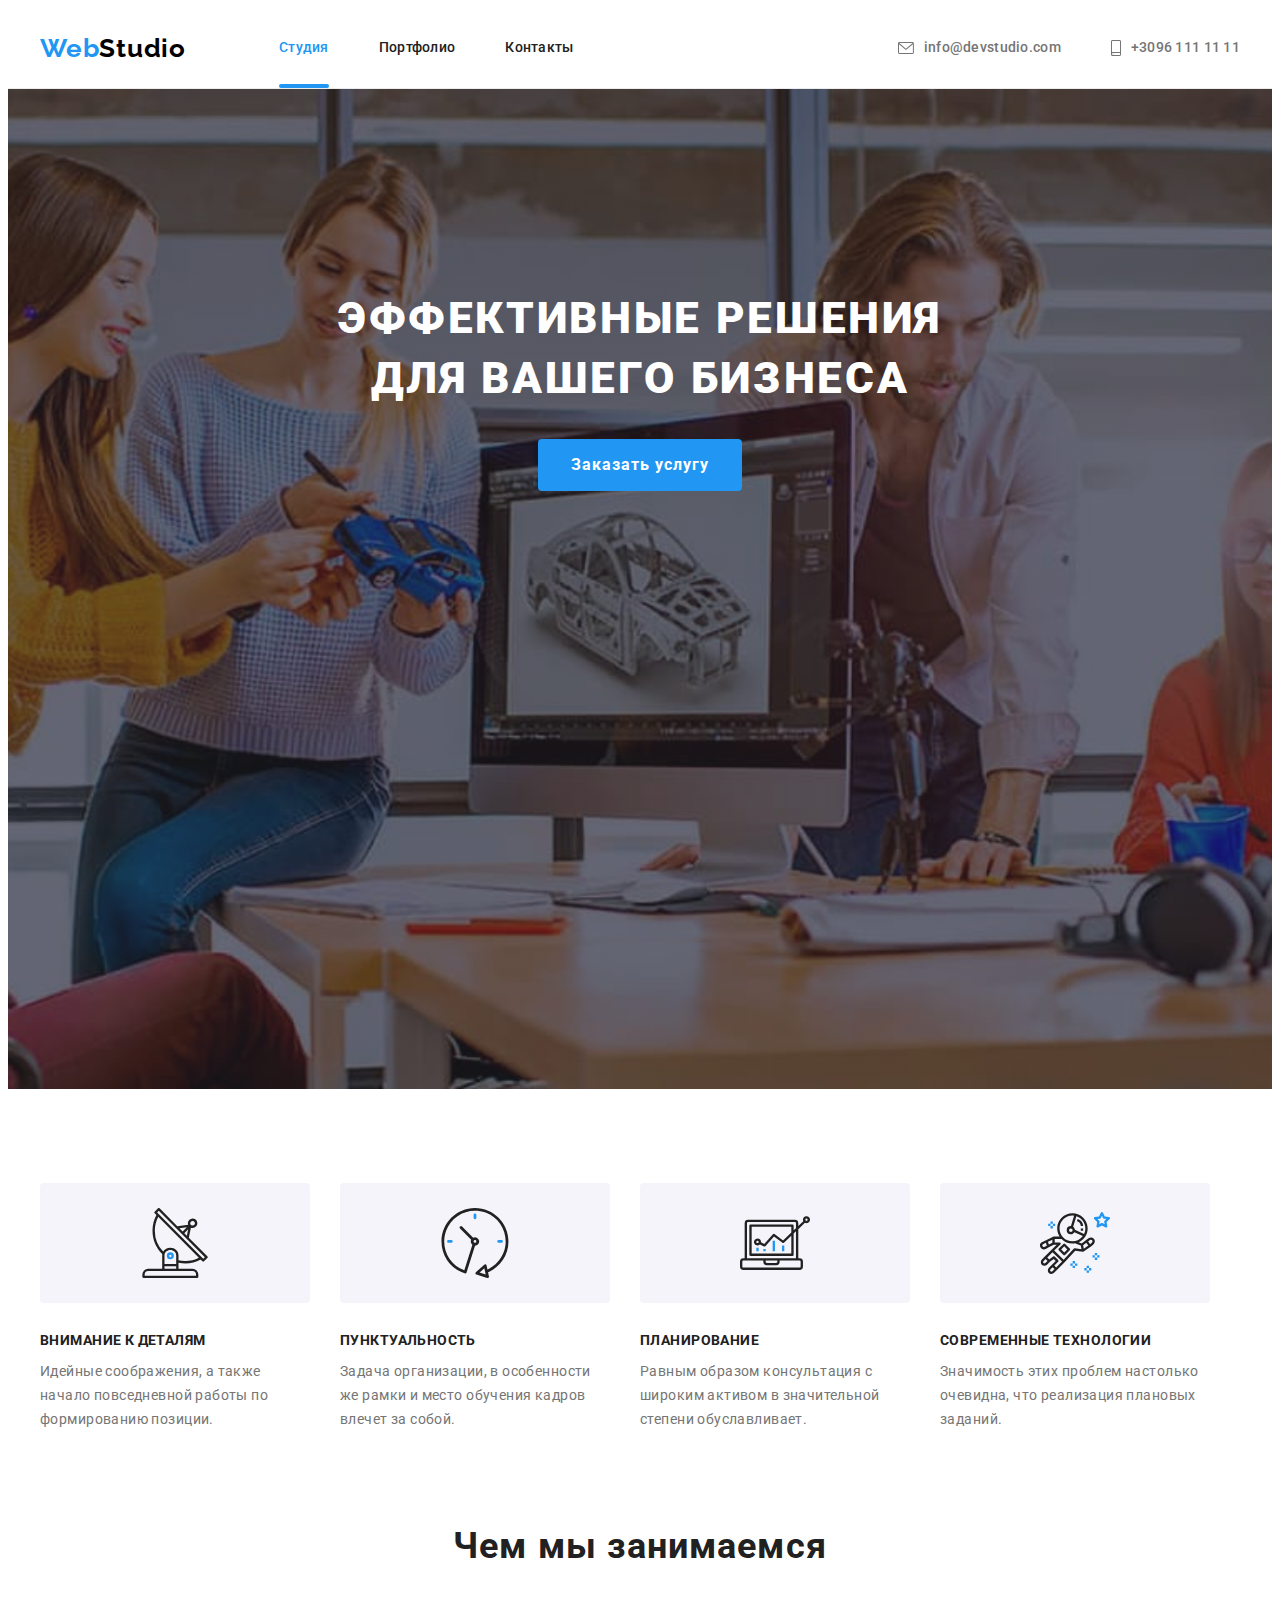
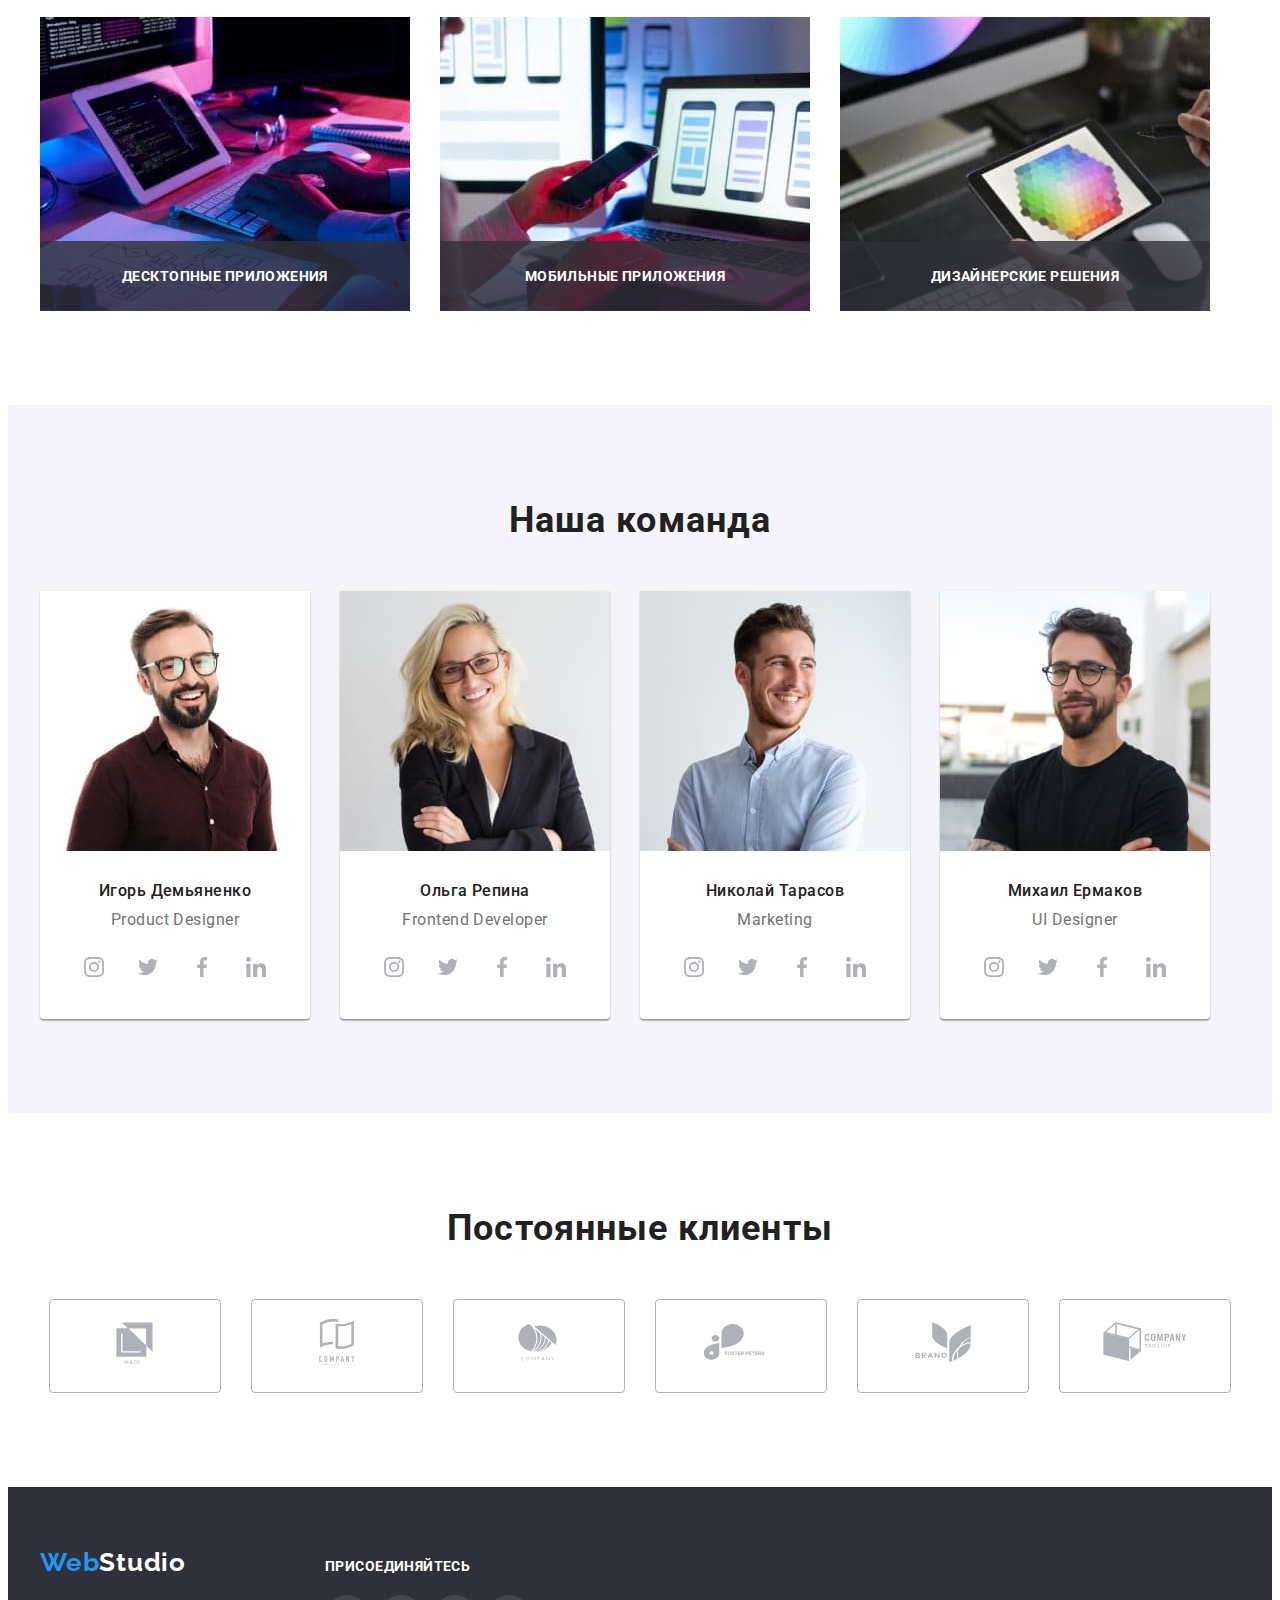
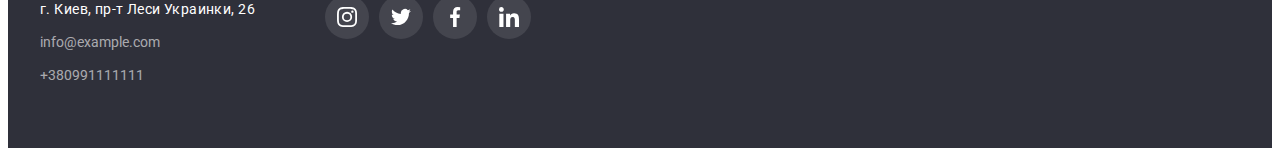
<file: index.html>
<!DOCTYPE html>
<html lang="ru">
  <head>
    <meta charset="UTF-8" />
    <meta http-equiv="X-UA-Compatible" content="IE=edge" />
    <meta name="viewport" content="width=device-width, initial-scale=1.0" />
    <title>Homework-four</title>
    <link
      rel="stylesheet"
      href="https://cdnjs.cloudflare.com/ajax/libs/modern-normalize/1.1.0/modern-normalize.min.css"
      integrity="sha512-wpPYUAdjBVSE4KJnH1VR1HeZfpl1ub8YT/NKx4PuQ5NmX2tKuGu6U/JRp5y+Y8XG2tV+wKQpNHVUX03MfMFn9Q=="
      crossorigin="anonymous"
      referrerpolicy="no-referrer"
    />
    <link rel="preconnect" href="https://fonts.googleapis.com" />
    <link rel="preconnect" href="https://fonts.gstatic.com" crossorigin />
    <link
      href="https://fonts.googleapis.com/css2?family=Raleway:wght@700&family=Roboto:wght@400;500;700&display=swap"
      rel="stylesheet"
    />
    <link rel="stylesheet" href="./css/styles.css" />
  </head>

  <body class="body">

        <!-- SITE HEADER -->

    <header class="header">
      <div class="container header-container">
        <nav class="nav">
          <a href="./index.html" class="header-nav-logo link"><span class="logo-accent">Web</span>Studio</a>
          <ul class="header-nav-list list">
            <li class="header-nav-list-item">
              <a href="./index.html" class="header-nav-list-link link current hover-underline">Студия</a></li>
            <li class="header-nav-list-item">
              <a href="./portfolio.html" class="header-nav-list-link link">Портфолио</a></li>
            <li class="header-nav-list-item">
              <a href="" class="header-nav-list-link link">Контакты</a></li>
          </ul>
        </nav>

        <ul class="header-kontakts-list list">

          <li class="header-kontakts-list-item">
            <a href="mailto:info@devstudio.com" class="header-kontakts-list-mail link">
              
              <svg class="icon icon-header-kontakts" width="16" height="12">
                <use href="./images/icons.svg#envelope"></use>
              </svg>
              
              info@devstudio.com</a>          
          </li>

          <li class="header-kontakts-list-item">
            <a href="tel:+30961111111" class="header-kontakts-list-tel link">
              
              <svg class="icon icon-header-kontakts" width="10" height="16">
                <use href="./images/icons.svg#smartphone"></use>
              </svg>
              
              +3096 111 11 11</a>
          </li>

        </ul>
      </div>
    </header>

    <main>
      <!-- Секция-Герой -->
      <section class="section-hero section overlay">
        <div class="container hero-container">
          <h1 class="section-hero-title">Эффективные решения для вашего бизнеса</h1>
          <button type="button" class="section-hero-button button primary" data-modal-open>Заказать услугу</button>
        </div>
      </section>

      <!-- Преимущества компании -->
      <section class="section-benefits section">
        <div class="container benefits-container">
          <h2 class="section-title visually-hidden">Наши преимущества</h2>
          <ul class="section-benefits-list list">

            <li class="section-benefits-list-item">
              <div class="benefits-icon">
                <svg class="icon" width="70" height="70">
                  <use href="./images/icons.svg#antenna"></use>
                </svg>
              </div>
              <h3 class="section-benefits-list-title title">Внимание к деталям</h3>
              <p class="section-benefits-list-text text">
                Идейные соображения, а также начало повседневной работы по формированию позиции.
              </p>
            </li>

            <li class="section-benefits-list-item">
              <div class="benefits-icon">
                <svg class="icon" width="70" height="70">
                  <use href="./images/icons.svg#clock"></use>
                </svg>
              </div>
              <h3 class="section-benefits-list-title title">Пунктуальность</h3>
              <p class="section-benefits-list-text text">
                Задача организации, в особенности же рамки и место обучения кадров влечет за собой.
              </p>
            </li>

            <li class="section-benefits-list-item">
              <div class="benefits-icon">
                <svg class="icon" width="70" height="70">
                  <use href="./images/icons.svg#diagram"></use>
                </svg>
              </div>
              <h3 class="section-benefits-list-title title">Планирование</h3>
              <p class="section-benefits-list-text text">
                Равным образом консультация с широким активом в значительной степени обуславливает.
              </p>
            </li>

            <li class="section-benefits-list-item">
              <div class="benefits-icon">
                <svg class="icon" width="70" height="70">
                  <use href="./images/icons.svg#astronaut"></use>
                </svg>
              </div>               
              <h3 class="section-benefits-list-title title">Современные технологии</h3>
              <p class="section-benefits-list-text text">
                Значимость этих проблем настолько очевидна, что реализация плановых заданий.
              </p>
            </li>

          </ul>
        </div>
      </section>

      <!-- Услуги компании -->
      <section class="section-services section">
        <div class="container services-container">
          <h2 class="section-services-title section-title">Чем мы занимаемся</h2>

          <ul class="section-services-list list">
            <li class="section-services-list-item">
              
              <div class="services-position">
                <img
                  class="foto"
                  src="./images/desktop-applications.jpg"
                  alt="Разработка десктопных приложений"
                  width="370"
                />

                <div class="services-list-text-position">
                  <p class="services-list-text text">Десктопные приложения</p>
                </div>

              </div>

            </li>

            <li class="section-services-list-item">

              <div class="services-position">

                  <img
                    class="foto"
                    src="./images/mobile-applications.jpg"
                    alt="Разработка мобильных приложений"
                    width="370"
                  />

                  <div class="services-list-text-position">
                    <p class="services-list-text text">Мобильные приложения</p>
                  </div>
              
              </div>

            </li>

            <li class="section-services-list-item">

                <div class="services-position">

                  <img
                    class="foto"
                    src="./images/design-solutions.jpg"
                    alt="Дизайнерские решения"
                    width="370"
                  />

                  <div class="services-list-text-position">
                    <p class="services-list-text text">Дизайнерские решения</p>
                  </div>

                </div>
            </li>

          </ul>
        </div>
      </section>

      <!-- Команда компании-->
      <section class="section-team section">
        <div class="container team-container">
          <h2 class="section-team-title section-title">Наша команда</h2>
          
          <ul class="section-team-list list">
            <li class="team-image section-team-list-item">
              <img
                class="foto"
                src="./images/demyanenko.jpg"
                alt="Фото Игоря Демьяненко"
                width="270"
              />
              <div class="team-inscription">
                <h3 class="section-team-list-title title">Игорь Демьяненко</h3>
                <p lang="en" class="section-team-list-text text">Product Designer</p>

                <ul class="list team-list-icons">
                  <li class="team-link-line-icons" >                 
                    <a href="" class="link team-link-icons">
                      <svg class="icon icons-social" width="20" height="20">
                        <use href="./images/icons.svg#instagram"></use>
                      </svg>
                    </a>                    
                  </li>

                  <li class="team-link-line-icons">
                    <a href="" class="link team-link-icons">
                      <svg class="icon icons-social" width="20" height="20">
                        <use href="./images/icons.svg#twitter"></use>
                      </svg>
                    </a>
                  </li>

                  <li class="team-link-line-icons">
                    <a href="" class="link team-link-icons">
                      <svg class="icon icons-social" width="20" height="20">
                        <use href="./images/icons.svg#facebook"></use>
                      </svg>
                    </a>
                  </li>

                  <li class="team-link-line-icons">
                    <a href="" class="link team-link-icons">
                      <svg class="icon icons-social" width="20" height="20">
                        <use href="./images/icons.svg#linkedin"></use>
                      </svg>
                    </a>
                  </li>  
                </ul>
              </div>
            </li>

            <li class="team-image section-team-list-item">
              <img 
              class="foto" 
              src="./images/repina.jpg" 
              alt="Фото Ольги Репиной" 
              width="270" 
              />             
              <div class="team-inscription">
                <h3 class="section-team-list-title title">Ольга Репина</h3>
                <p lang="en" class="section-team-list-text text">Frontend Developer</p>

                <ul class="list team-list-icons">
                  <li class="team-link-line-icons">                
                    <a href="" class="link team-link-icons">
                      <svg class="icon icons-social" width="20" height="20">
                        <use href="./images/icons.svg#instagram"></use>
                      </svg>
                    </a>                
                  </li>
                
                  <li class="team-link-line-icons">                
                    <a href="" class="link team-link-icons">
                      <svg class="icon icons-social" width="20" height="20">
                        <use href="./images/icons.svg#twitter"></use>
                      </svg>
                    </a>                
                  </li>
                
                  <li class="team-link-line-icons">                
                    <a href="" class="link team-link-icons">
                      <svg class="icon icons-social" width="20" height="20">
                        <use href="./images/icons.svg#facebook"></use>
                      </svg>
                    </a>                
                  </li>
                
                  <li class="team-link-line-icons">               
                    <a href="" class="link team-link-icons">
                      <svg class="icon icons-social" width="20" height="20">
                        <use href="./images/icons.svg#linkedin"></use>
                      </svg>
                    </a>                
                  </li>               
                </ul>
              </div>
            </li>

            <li class="team-image section-team-list-item">
              <img
                class="foto"
                src="./images/tarasov.jpg"
                alt="Фото Николая Тарасова"
                width="270"
              />
              <div class="team-inscription">
                <h3 class="section-team-list-title title">Николай Тарасов</h3>
                <p lang="en" class="section-team-list-text text">Marketing</p>

                <ul class="list team-list-icons">
                  <li class="team-link-line-icons">                
                    <a href="" class="link team-link-icons">
                      <svg class="icon icons-social" width="20" height="20">
                        <use href="./images/icons.svg#instagram"></use>
                      </svg>
                    </a>                
                  </li> 

                  <li class="team-link-line-icons">               
                    <a href="" class="link team-link-icons">
                      <svg class="icon icons-social" width="20" height="20">
                        <use href="./images/icons.svg#twitter"></use>
                      </svg>
                    </a>                
                  </li>
                
                  <li class="team-link-line-icons">                
                    <a href="" class="link team-link-icons">
                      <svg class="icon icons-social" width="20" height="20">
                        <use href="./images/icons.svg#facebook"></use>
                      </svg>
                    </a>                
                  </li>
                
                  <li class="team-link-line-icons">                
                    <a href="" class="link team-link-icons">
                      <svg class="icon icons-social" width="20" height="20">
                        <use href="./images/icons.svg#linkedin"></use>
                      </svg>
                    </a>                
                  </li>                
                </ul>
              </div>
            </li>

            <li class="team-image section-team-list-item">
              <img
                class="foto"
                src="./images/ermakov.jpg"
                alt="Фото Михаила Ермакова"
                width="270"
              />
              <div class="team-inscription">
                <h3 class="section-team-list-title title">Михаил Ермаков</h3>
                <p lang="en" class="section-team-list-text text">UI Designer</p>

                <ul class="list team-list-icons">
                  <li class="team-link-line-icons">                
                    <a href="" class="link team-link-icons">
                      <svg class="icon icons-social" width="20" height="20">
                        <use href="./images/icons.svg#instagram"></use>
                      </svg>
                    </a>                
                  </li>
                
                  <li class="team-link-line-icons">                
                    <a href="" class="link team-link-icons">
                      <svg class="icon icons-social" width="20" height="20">
                        <use href="./images/icons.svg#twitter"></use>
                      </svg>
                    </a>                
                  </li>
                
                  <li class="team-link-line-icons">                
                    <a href="" class="link team-link-icons">
                      <svg class="icon icons-social" width="20" height="20">
                        <use href="./images/icons.svg#facebook"></use>
                      </svg>
                    </a>                
                  </li>
                
                  <li class="team-link-line-icons">               
                    <a href="" class="link team-link-icons">
                      <svg class="icon icons-social" width="20" height="20">
                        <use href="./images/icons.svg#linkedin"></use>
                      </svg>
                    </a>                
                  </li>
                
                </ul>
              </div>
            </li>
          </ul>
        </div>
      </section>

      <!-- Клиенты компании -->

      <section class="section section-clients">
        <div class="container">
          <h2 class="section-title section-title-clients">Постоянные клиенты</h2>

          <ul class="list list-clients">

            <li class="list-clients-line">
              <a href="" class="link link-clients">
                <svg class="icon" width="106" height="60">
                  <use href="./images/icons.svg#Client1"></use>
                </svg>
              </a>
            </li>

            <li class="list-clients-line">
              <a href="" class="link link-clients">
                <svg class="icon" width="106" height="60">
                  <use href="./images/icons.svg#Client2"></use>
                </svg>
              </a>
            </li>

            <li class="list-clients-line">
              <a href="" class="link link-clients">
                <svg class="icon" width="106" height="60">
                  <use href="./images/icons.svg#Client3"></use>
                </svg>
              </a>
            </li>

            <li class="list-clients-line">
              <a href="" class="link link-clients">
                <svg class="icon" width="106" height="60">
                  <use href="./images/icons.svg#Client4"></use>
                </svg>
              </a>
            </li>

            <li class="list-clients-line">
              <a href="" class="link link-clients">
                <svg class="icon" width="106" height="60">
                  <use href="./images/icons.svg#Client5"></use>
                </svg>
              </a>
            </li>

            <li class="list-clients-line">
              <a href="" class="link link-clients">
                <svg class="icon" width="106" height="60">
                  <use href="./images/icons.svg#Client6"></use>
                </svg>
              </a>
            </li>

          </ul>

        </div>
      </section>

    </main>

    <footer class="footer">

      <div class="container footer-container">

        <div class="footer-address">

          <a href="./index.html" class="footer-logo link"><span class="logo-accent">Web</span>Studio</a>

          <address class="">
            <p class="footer-address-text text">г. Киев, пр-т Леси Украинки, 26</p>
            
            <ul class="footer-address-list list">
              <li class="footer-address-list-line"><a href="mailto:info@devstudio.com" class="footer-address-list-mail link">info@example.com</a></li>
              <li><a href="tel:+30961111111" class="footer-address-list-tel link">+380991111111</a></li>
            </ul>
          </address>
        </div>

        <div class="footer-icons">

          <p class="text footer-text">ПРИСОЕДИНЯЙТЕСЬ</p>

          <ul class="list list-icons">

              <li class="footer-icons-flex-element">
                <a href="" class="link link-social">
                  <svg class="icon icons-social footer-icons-social" width="20" height="20">
                    <use href="./images/icons.svg#instagram"></use>
                  </svg>
                </a>
              </li>
            
              <li class="footer-icons-flex-element">
                <a href="" class="link link-social">
                  <svg class="icon footer-icons-social" width="20" height="20">
                    <use href="./images/icons.svg#twitter"></use>
                  </svg>
                </a>
              </li>
            
              <li class="footer-icons-flex-element">
                <a href="" class="link link-social">
                  <svg class="icon icons-social footer-icons-social" width="20" height="20">
                    <use href="./images/icons.svg#facebook"></use>
                  </svg>
                </a>
              </li>
            
              <li class="footer-icons-flex-element">
                <a href="" class="link link-social">
                  <svg class="icon icons-social footer-icons-social" width="20" height="20">
                    <use href="./images/icons.svg#linkedin"></use>
                  </svg>
                </a>
              </li>
          </ul>

        </div>

      </div>

    </footer>
  
    


    <div class="backdrop is-hidden" data-modal>

      <div class="modal">

        <button type="button" class="modal-clouse" data-modal-close>

          <svg class="icon" width="18" height="18">
            <use href="./images/icons.svg#close"></use>
          </svg>

        </button>

      </div>

    </div>


<script src="./js/modal.js"></script>

  </body>
</html>
</file>
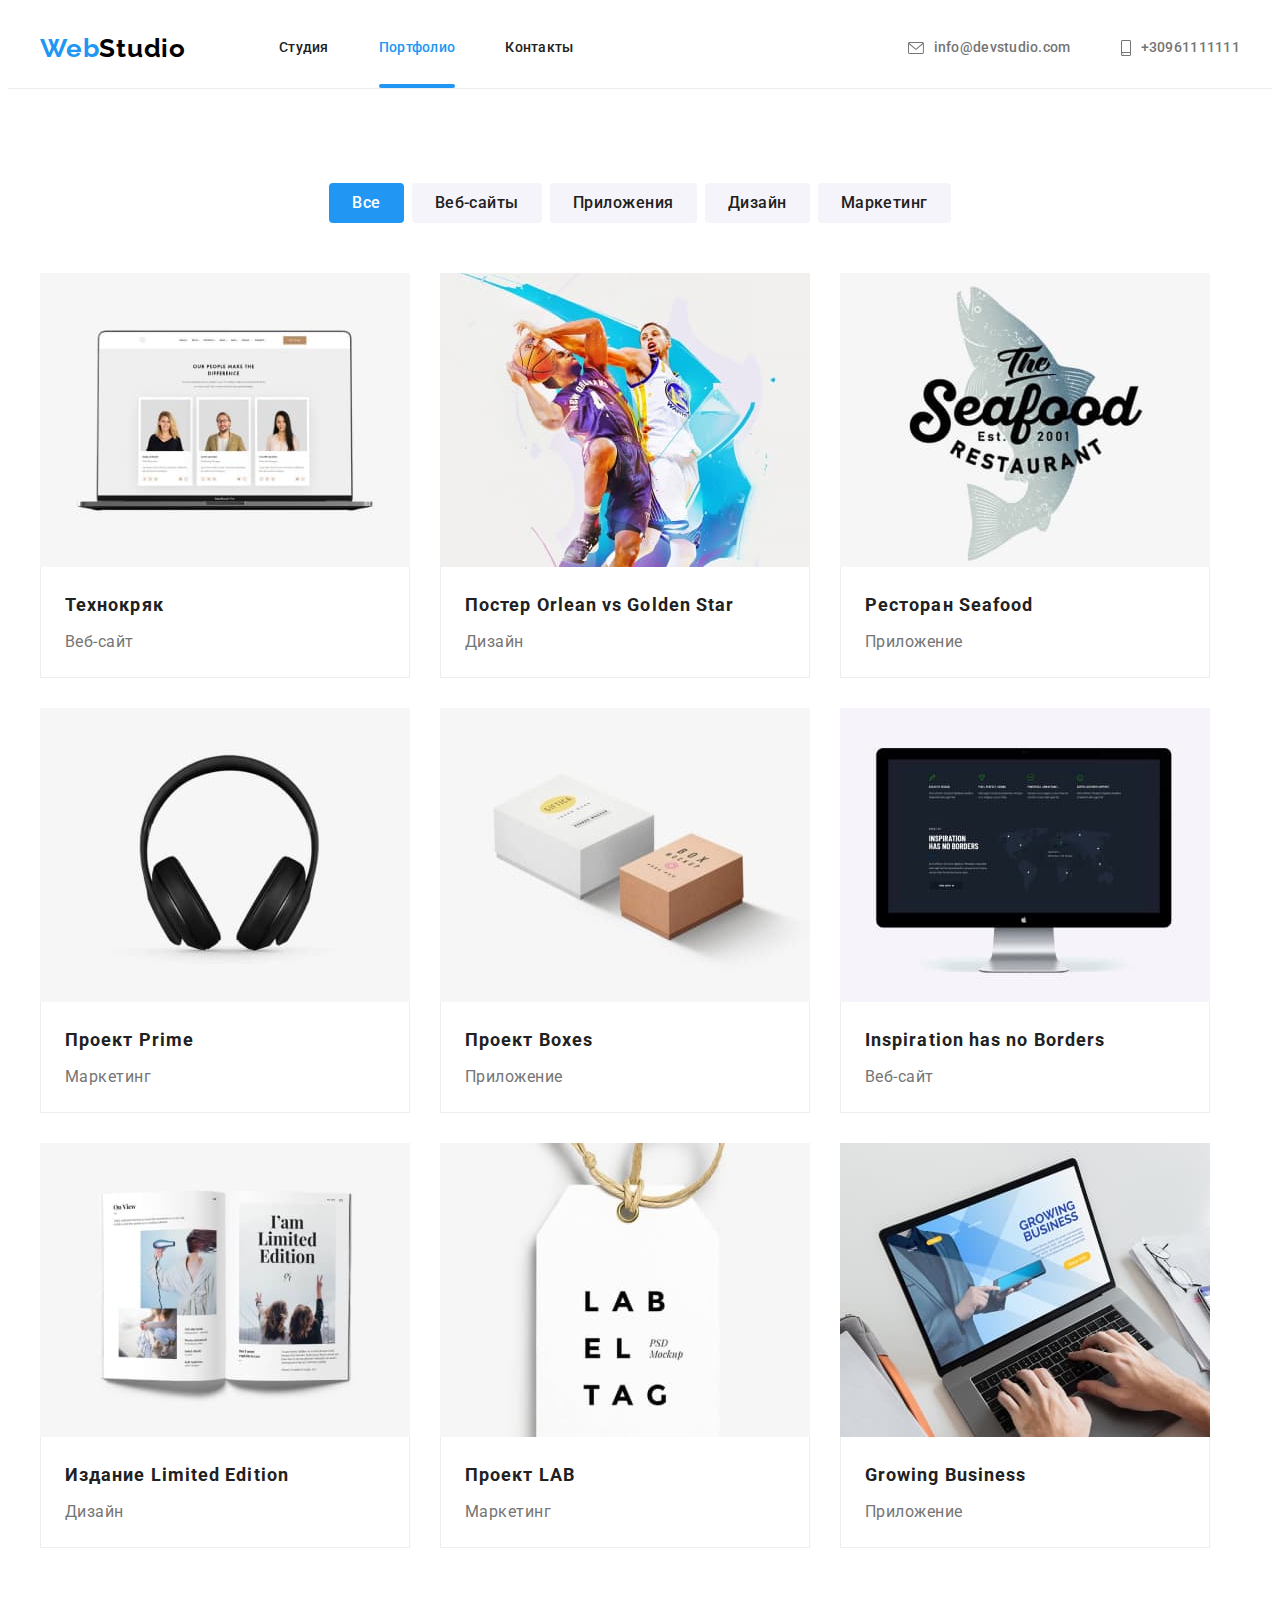
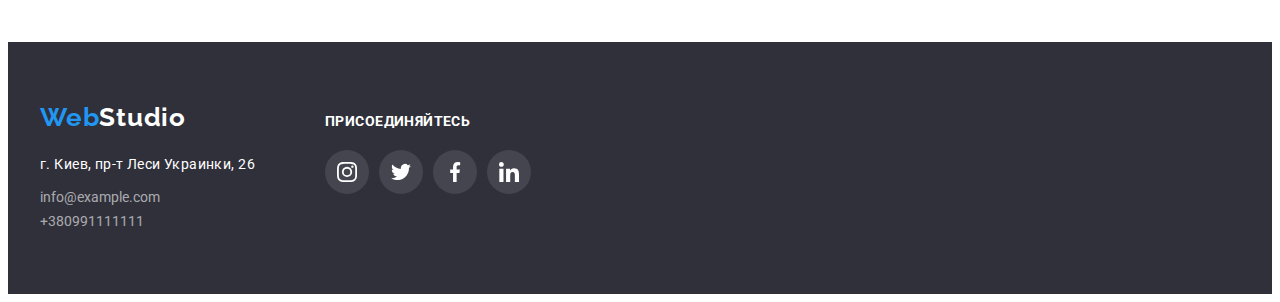
<file: portfolio.html>
<!DOCTYPE html>
<html lang="ru">
<head>
    <meta charset="UTF-8">
    <meta http-equiv="X-UA-Compatible" content="IE=edge">
    <meta name="viewport" content="width=device-width, initial-scale=1.0">
    <title>Homework-four</title>
    <link 
        rel="stylesheet" 
        href="https://cdnjs.cloudflare.com/ajax/libs/modern-normalize/1.1.0/modern-normalize.min.css"
        integrity="sha512-wpPYUAdjBVSE4KJnH1VR1HeZfpl1ub8YT/NKx4PuQ5NmX2tKuGu6U/JRp5y+Y8XG2tV+wKQpNHVUX03MfMFn9Q=="
        crossorigin="anonymous" 
        referrerpolicy="no-referrer" 
    />
    <link rel="preconnect" href="https://fonts.googleapis.com">
    <link rel="preconnect" href="https://fonts.gstatic.com" crossorigin>
    <link 
        href="https://fonts.googleapis.com/css2?family=Raleway:wght@700&family=Roboto:wght@400;500;700&display=swap"
        rel="stylesheet"
        />
    <link rel="stylesheet" href="./css/styles.css">
</head>

<body class="body">
  
    <!-- SITE HEADER -->

    <header class="header">
        <div class="container header-container">
            <nav class="nav">
                <a href="./index.html" class="header-nav-logo link"><span class="logo-accent">Web</span>Studio</a>
                <ul class="header-nav-list list">
                    <li class="header-nav-list-item">
                        <a href="./index.html" class="header-nav-list-link link ">Студия</a></li>
                    <li class="header-nav-list-item">
                        <a href="./portfolio.html" class="header-nav-list-link link current hover-underline">Портфолио</a></li>
                    <li class="header-nav-list-item">
                        <a href="" class="header-nav-list-link link">Контакты</a></li>
                </ul>
            </nav>

            <ul class="header-kontakts-list list">

                <li class="header-kontakts-list-item">
                    <a href="mailto:info@devstudio.com" class="header-kontakts-list-mail link">
                        
                        <svg class="icon icon-header-kontakts" width="16" height="12">
                            <use href="./images/icons.svg#envelope"></use>
                        </svg>
                        
                        info@devstudio.com</a>
                </li>

                <li class="header-kontakts-list-item">
                    <a href="tel:+30961111111" class="header-kontakts-list-tel link">
                        
                        <svg class="icon icon-header-kontakts" width="10" height="16">
                            <use href="./images/icons.svg#smartphone"></use>
                        </svg>
                        
                        +30961111111</a>
                    </li>

            </ul>
        </div>
    </header>
    
<main>

<!--Секция портфолио-->

    <section class="section portfolio-section">
        <div class="container portfolio-container">
            <ul class="list portfolio-filter">
                <li class="portfolio-filter-flex-element">
                    <button type="button" class="button button-activ link">Все</button></li>
                <li class="portfolio-filter-flex-element">
                    <button type="button" class="button secondary link">Веб-сайты</button></li>
                <li class="portfolio-filter-flex-element">
                    <button type="button" class="button secondary link">Приложения</button></li>
                <li class="portfolio-filter-flex-element">
                    <button type="button" class="button secondary link">Дизайн</button></li>
                <li class="portfolio-filter-flex-element">
                    <button type="button" class="button secondary link">Маркетинг</button></li>     
            </ul>

            <h2 class="visually-hidden">Реализованные проекты</h2>

            <ul class="list projects-list projects-list-flex">
                <li class="projects-list-flex-element">
                    <a href="" class="link projects-shadow projects-hover">

                        <div class="projects-blok-overlay">
                            <img class="foto" src="./images/technokryak.jpg" alt="Фото веб-сайта" width="370">
                            <p class="projects-overlay">Ресурс предлагает комплексные предложения с разным уровнем функционала и сервисов. Все это позволит посетителю получить
                            исчерпывающие сведения о компании или частном лице.</p>
                        </div>    
                            
                        <div class="projects-inscription">
                            <h3 class="title projects-title">Технокряк</h3>              
                            <p class="project-text">Веб-сайт</p>
                        </div>
                    </a>
                </li>

                <li class="projects-list-flex-element">
                    <a href="" class="link projects-shadow projects-hover">
                        <div class="projects-blok-overlay">
                            <img class="foto" src="./images/poster.jpg" alt="Фото постера" width="370">
                            <p class="projects-overlay">Ресурс предлагает комплексные предложения с разным уровнем функционала и сервисов. Все это позволит посетителю
                                получить исчерпывающие сведения о компании или частном лице.</p>
                        </div>   

                        <div class="projects-inscription">
                                <h3 class="title projects-title">Постер <span lang="en">Orlean vs Golden Star</span></h3>
                                <p class="project-text">Дизайн</p>
                        </div> 
                    </a>
                </li>

                <li class="projects-list-flex-element">
                    <a href="" class="link projects-shadow projects-hover">
                        <div class="projects-blok-overlay">
                            <img class="foto" src="./images/seafood.jpg" alt="Фото логотипа ресторана" width="370">
                             <p class="projects-overlay">Ресурс предлагает комплексные предложения с разным уровнем функционала и сервисов. Все это позволит посетителю
                                получить исчерпывающие сведения о компании или частном лице.</p>
                        </div>

                        <div class="projects-inscription">
                            <h3 class="title projects-title">Ресторан <span lang="en">Seafood</span></h3>
                            <p class="project-text">Приложение</p>
                        </div>  
                    </a>
                </li>

                <li class="projects-list-flex-element">
                    <a href="" class="link projects-shadow projects-hover">
                        <div class="projects-blok-overlay">
                            <img class="foto" src="./images/prime.jpg" alt="Фото наушников" width="370">
                            <p class="projects-overlay">Ресурс предлагает комплексные предложения с разным уровнем функционала и сервисов. Все это позволит посетителю
                            получить исчерпывающие сведения о компании или частном лице.</p>
                        </div> 

                        <div class="projects-inscription">
                            <h3 class="title projects-title">Проект <span lang="en">Prime</span></h3>
                            <p class="project-text">Маркетинг</p>
                        </div>
                    </a>
                </li>

                <li class="projects-list-flex-element">
                    <a href="" class="link projects-shadow projects-hover">
                        <div class="projects-blok-overlay">
                            <img class="foto" src="./images/boxes.jpg" alt="Фото коробочек" width="370">
                            <p class="projects-overlay">Ресурс предлагает комплексные предложения с разным уровнем функционала и сервисов. Все это позволит посетителю
                            получить исчерпывающие сведения о компании или частном лице.</p>
                        </div>

                        <div class="projects-inscription">
                            <h3 class="title projects-title">Проект <span lang="en">Boxes</span></h3>
                            <p class="project-text">Приложение</p>  
                        </div>
                    </a>
                </li>

                <li class="projects-list-flex-element">
                    <a href="" class="link projects-shadow projects-hover">
                        <div class="projects-blok-overlay">
                            <img class="foto" src="./images/inspiration.jpg" alt="Фото сайта" width="370">
                            <p class="projects-overlay">Ресурс предлагает комплексные предложения с разным уровнем функционала и сервисов. Все это позволит посетителю
                            получить исчерпывающие сведения о компании или частном лице.</p>
                        </div>

                        <div class="projects-inscription">
                            <h3 lang="en" class="title projects-title">Inspiration has no Borders</h3>
                            <p class="project-text">Веб-сайт</p>
                        </div>
                    </a>
                </li>

                <li class="projects-list-flex-element">
                    <a href="" class="link projects-shadow projects-hover">
                        <div class="projects-blok-overlay">
                            <img class="foto" src="./images/limited-edition.jpg" alt="Фото книги" width="370">
                            <p class="projects-overlay">Ресурс предлагает комплексные предложения с разным уровнем функционала и сервисов. Все это позволит посетителю
                            получить исчерпывающие сведения о компании или частном лице.</p>
                        </div>

                        <div class="projects-inscription">
                            <h3 class="title projects-title">Издание <span lang="en">Limited Edition</span></h3>
                            <p class="project-text">Дизайн</p>
                        </div>
                    </a>
                </li>

                <li class="projects-list-flex-element">
                    <a href="" class="link projects-shadow projects-hover">
                        <div class="projects-blok-overlay">
                            <img class="foto" src="./images/lab.jpg" alt="Фото бирочки с названием" width="370">
                            <p class="projects-overlay">Ресурс предлагает комплексные предложения с разным уровнем функционала и сервисов. Все это позволит посетителю
                            получить исчерпывающие сведения о компании или частном лице.</p>
                        </div>

                        <div class="projects-inscription">
                            <h3 class="title projects-title">Проект <span lang="en">LAB</span></h3>
                            <p class="project-text">Маркетинг</p>
                        </div>
                    </a>
                </li>

                <li class="projects-list-flex-element">
                    <a href="" class="link projects-shadow projects-hover">
                        <div class="projects-blok-overlay">
                            <img class="foto" src="./images/growing-busines.jpg" alt="На фото кисти рук на клавиатуре ноутбука" width="370">
                            <p class="projects-overlay">Ресурс предлагает комплексные предложения с разным уровнем функционала и сервисов. Все это позволит посетителю
                            получить исчерпывающие сведения о компании или частном лице.</p>
                        </div>

                        <div class="projects-inscription">
                            <h3 lang="en" class="title projects-title">Growing Business</h3>
                            <p class="project-text">Приложение</p>
                        </div>
                    </a>
                </li>
            </ul>

        </div>
    </section>

</main>

<footer class="footer">

    <div class="container footer-container">

        <div class="footer-address">
        
            <a href="./index.html" class="footer-logo link"><span class="logo-accent">Web</span>Studio</a>

            <address class="">
                <p class="footer-address-text text">г. Киев, пр-т Леси Украинки, 26</p>

                <ul class="footer-address-list list">
                    <li><a href="mailto:info@devstudio.com" class="footer-address-list-mail link">info@example.com</a></li>
                    <li><a href="tel:+30961111111" class="footer-address-list-tel link">+380991111111</a></li>
                </ul>
            </address>
        </div>

        <div class="footer-icons">

            <p class="text footer-text">ПРИСОЕДИНЯЙТЕСЬ</p>

            <ul class="list list-icons">

                <li class="footer-icons-flex-element">
                    <a href="" class="link link-social">
                        <svg class="icon icons-social footer-icons-social" width="20" height="20">
                            <use href="./images/icons.svg#instagram"></use>
                        </svg>
                    </a>
                </li>

                <li class="footer-icons-flex-element">
                    <a href="" class="link link-social">
                        <svg class="icon footer-icons-social" width="20" height="20">
                            <use href="./images/icons.svg#twitter"></use>
                        </svg>
                    </a>
                </li>

                <li class="footer-icons-flex-element">
                    <a href="" class="link link-social">
                        <svg class="icon icons-social footer-icons-social" width="20" height="20">
                            <use href="./images/icons.svg#facebook"></use>
                        </svg>
                    </a>
                </li>

                <li class="footer-icons-flex-element">
                    <a href="" class="link link-social">
                        <svg class="icon icons-social footer-icons-social" width="20" height="20">
                            <use href="./images/icons.svg#linkedin"></use>
                        </svg>
                    </a>
                </li>
            </ul>

        </div>

    </div>
</footer>

</body>
</html>
</file>
<file: css/styles.css>
:root {
    --accent-color: #2196F3;
    --primary-text-color: #757575;
    --primary-title-color: #212121;
    --primary-button-color: #fff;
    --primary-bg-color: #fff;
    --primary-dark-bg-color: #2F303A;
    --bg-color: #F5F4FA;
    --button-bg-color: #2196F3;
    --button-color-hover: #188CE8;
    --color-logo-black: #000000;
    --color-border: #ECECEC;
    --color-icon-primary:#AFB1B8;

}

.body {
    background-color: var(--primary-bg-color);
    color: var(--primary-text-color);
    font-family: Roboto, sans-serif;
    font-size: 14px;
}

.list {
    list-style: none;
    margin: 0;
    padding: 0;
}

.link {
    text-decoration: none;
    color: var(--primary-title-color);
}

.container {
    margin-left: auto;
    margin-right: auto;
    width: 1200px;
    padding-left: 15px;
    padding-right: 15px;
}

.icon {
    fill: currentColor;
}


    /*Section header*/

.header {
    border-bottom: 1px solid #ECECEC;
}

.header-container {
    display: flex;
    align-items: center;
}
    
    /*Logo*/

.header-nav-logo {
    color: var(--color-logo-black);
    font-family: Raleway, sans-serif;
    font-weight: 700;
    font-size: 26px;
    line-height: 1.19;
    letter-spacing: 0.03em;

    padding-top: 24px;
    padding-bottom: 24px;

    transition-property: color;
    transition-duration: 250ms;
    transition-timing-function: cubic-bezier(0.4, 0, 0.2, 1);
}

.logo-accent {
    color: var(--accent-color);
}

.header-nav-logo:hover,
.header-nav-logo:focus {
    color: var(--accent-color);
}



    /*Navigate*/

.nav {
    display: flex;
    align-items: center;
}

.header-nav-list .link.current {
    color: var(--accent-color);
}

.header-nav-list .link:hover,
.header-nav-list .link:focus {
    color: var(--accent-color);
}

.header-nav-list {
    font-weight: 500;
    font-size: 14px;
    line-height: 1.14;
    letter-spacing: 0.02em;

    display: flex;
    margin-left: 93px;

    
}
.header-nav-list .link {
    transition-property: color;
    transition-duration: 250ms;
    transition-timing-function: cubic-bezier(0.4, 0, 0.2, 1);
}

.header-nav-list-item:not(:last-child) {
    margin-right: 50px;
}

.header-nav-list-link {
    display: block;
    padding-top: 32px;
    padding-bottom: 32px;
    letter-spacing: 0.02em;

    position: relative;
}

.header-nav-list-link.hover-underline:after {
    content: '';
    position: absolute;
    width: 100%;
    height: 4px;

    background-color: var(--accent-color);
    border-radius: 2px;

    position: absolute;
    bottom: 0;
    left: 0%;
}



/*Header-kontakts*/

.header-kontakts-list .link:hover,
.header-kontakts-list .link:focus {
    color: var(--accent-color);
}

.header-kontakts-list .link {
    color: var(--primary-text-color);

    transition-property: color;
    transition-duration: 250ms;
    transition-timing-function: cubic-bezier(0.4, 0, 0.2, 1);
}

.header-kontakts-list {
    font-weight: 500;
    font-size: 14px;
    line-height: 1.14;
    letter-spacing: 0.02em;

    display: flex;
    justify-content: center;
    align-items: center;
    margin-left: auto;
}

.header-kontakts-list-item:not(:last-child) {
    margin-right: 50px;
}

.header-kontakts-list-mail,
.header-kontakts-list-tel {
    display: flex;
    justify-content: center;
    align-items: center;

    padding-top: 32px;
    padding-bottom: 32px;
}

.icon-header-kontakts {
    margin-right: 10px;
}

/*Titles h2*/

.section-title {
    color: var(--primary-title-color);

    margin-top: 0;
    margin-bottom: 0;
}

/*Buttons*/

.button {
    color: var(--primary-title-color);
    background-color: var(--bg-color);
    font-family: inherit;
    cursor: pointer;

    display: inline-block;
    border: 1px solid transparent;
    border-radius: 4px;
    text-align: center;
}

.button.primary {
    color: var(--primary-button-color);
    background-color: var(--button-bg-color);
    letter-spacing: 0.06em;

    min-width: 200px;
    padding: 10px 32px;
}

.button.secondary {
    color: var(--primary-title-color);
    background-color: var(--bg-color);
    font-weight: 500;
    font-size: 16px;
    line-height: 1.62;
    letter-spacing: 0.03em;

    padding-top: 6px;
    padding-bottom: 6px;
    padding-left: 22px;
    padding-right: 22px;

    transition-property: color, background-color, box-shadow;
    transition-duration: 250ms;
    transition-timing-function: cubic-bezier(0.4, 0, 0.2, 1);
}

.button.secondary:hover,
.button.secondary:focus {
    color: var(--primary-button-color);
    background-color: var(--button-color-hover);

    box-shadow: 0px 3px 1px rgba(0, 0, 0, 0.1), 0px 1px 2px rgba(0, 0, 0, 0.08), 0px 2px 2px rgba(0, 0, 0, 0.12);
}

.button-activ {
    color: var(--primary-button-color);
    background-color: var(--button-bg-color);
    font-weight: 500;
    font-size: 16px;
    line-height: 1.62;
    letter-spacing: 0.03em;
    
    padding-top: 6px;
    padding-bottom: 6px;
    padding-left: 22px;
    padding-right: 22px;

    
}

.button.button-activ {
    transition-property: color, background-color, box-shadow;
    transition-duration: 250ms;
    transition-timing-function: cubic-bezier(0.4, 0, 0.2, 1);
}

.button.button-activ:hover,
.button.button-activ:focus {
    color: var(--primary-button-color);
    background-color: var(--button-color-hover);

    box-shadow: 0px 3px 1px rgba(0, 0, 0, 0.1), 0px 1px 2px rgba(0, 0, 0, 0.08), 0px 2px 2px rgba(0, 0, 0, 0.12);
}



/*Section Hero*/

.hero-container {
    width: 696px;
    
}

.section-hero {
    background-color: var(--primary-dark-bg-color);
    
    text-align: center;

    padding-top: 200px;
    padding-bottom: 200px;
}

.overlay {
    max-width: 1600px;
    height: 600px;

    margin-left: auto;
    margin-right: auto;

    background-image: linear-gradient(
        to right, 
        rgba(47, 48, 58, 0.4),
        rgba(47, 48, 58, 0.4)
        ), 
        url(../images/bg-hero.jpg);
    
    background-size: cover;
    background-repeat: no-repeat;
    background-position: center;

}


.section-hero-title {
    color: var(--primary-button-color);
    font-weight: 900;
    font-size: 44px;
    line-height: 1.36;
    letter-spacing: 0.06em;
    text-transform: uppercase;

    margin-top: 0px;
    margin-bottom: 30px;
}

.section-hero-button {
    font-weight: 700;
    font-size: 16px;
    line-height: 1.88;
    align-items: center;
    letter-spacing: 0.06em;

    display: inline-block;

    transition-property: color, background-color;
    transition-duration: 250ms;
    transition-timing-function: cubic-bezier(0.4, 0, 0.2, 1);
}

.section-hero-button:hover,
.section-hero-button:focus {
    color: var(--primary-button-color);
    background-color: var(--button-color-hover);
}

    /*Section Benefits*/

.visually-hidden {
    position: absolute;
    width: 1px;
    height: 1px;
    margin: -1px;
    border: 0;
    padding: 0;
    white-space: nowrap;
    clip-path: inset(100%);
    clip: rect(0 0 0 0);
    overflow: hidden;
}

.section-benefits {
    padding-top: 94px;
    padding-bottom: 94px;
}

.benefits-container {
    
}

.section-benefits-list {
    display: flex;
}

.section-benefits-list-item {
    flex-basis: 270px;
    
}

.section-benefits-list-item:not(:last-child) {
    margin-right: 30px;
}

.benefits-icon {
    display: flex;
    justify-content: center;
    align-items: center;

    width: 270px;
    height: 120px;
    margin-bottom: 30px;
    border-radius: 4px;
    background-color: var(--bg-color);
}


    /*Titles h3*/

.title {
    color: var(--primary-title-color);
    margin-top: 0px;
    margin-bottom: 10px;
}

.section-benefits-list-title {
    font-weight: 700;
    font-size: 14px;
    line-height: 1.14;
    letter-spacing: 0.03em;
    text-transform: uppercase;

    margin-top: 0;
    margin-bottom: 10px;
}

.section-benefits-list-text {
    font-weight: 400;
    font-size: 14px;
    line-height: 24px;
    letter-spacing: 0.03em;
}

.text {
    margin-top: 0;
    margin-bottom: 0;
}

    /*Section Services*/

.section-services {
    padding-bottom: 94px;
}

.services-container {
    
}

.section-services-title {
    font-weight: 700;
    font-size: 36px;
    line-height: 1.17;
    text-align: center;
    letter-spacing: 0.03em;

    margin-bottom: 50px;
}

.section-services-list {
    display: flex;
}

.section-services-list-item:not(:last-child) {
    margin-right: 30px;
}


 .services-position {

    position: relative;
}


.services-list-text-position {

    position: absolute;
    bottom: 0;

    background: rgba(47, 48, 58, 0.8);

    display: flex;
    justify-content: center;
    align-items: center;

    width: 370px;
    height: 70px;
}


.services-list-text {
    font-weight: 700;
    font-size: 14px;
    line-height: 1,14;
    text-align: center;
    letter-spacing: 0.03em;
    text-transform: uppercase;

    color: var(--primary-button-color);
}


        /*SECTION TEAM*/

.section-team {
    background-color: var(--bg-color);

    padding-top: 94px;
    padding-bottom: 94px;
}

.team-container {
    
}

.team-image {
    background-color: var(--primary-bg-color);
    box-shadow: 0px 1px 3px rgba(0, 0, 0, 0.12), 0px 1px 1px rgba(0, 0, 0, 0.14), 0px 2px 1px rgba(0, 0, 0, 0.2);
    border-radius: 0px 0px 4px 4px;
    
}

.section-team-title {
    font-weight: 700;
    font-size: 36px;
    line-height: 1.17;
    text-align: center;
    letter-spacing: 0.03em;

    margin-top: 0px;
    margin-bottom: 50px;
}

.section-team-list {
    display: flex;
}

.section-team-list-item:not(:last-child) {
    margin-right: 30px;
}

.foto {
    display: block;
    max-width: 100%;
    height: auto;
}

.team-inscription {
    padding-top: 30px;
    padding-bottom: 30px;
}

.section-team-list-title {
    font-weight: 500;
    font-size: 16px;
    line-height: 1.19;
    text-align: center;
    letter-spacing: 0.03em;
}

.section-team-list-text {
    font-weight: 400;
    font-size: 16px;
    line-height: 1.19;
    text-align: center;
    letter-spacing: 0.03em;

    margin-bottom: 16px;
}


/*Список ссылок на соцсети*/

.team-list-icons {
    display: flex;
    justify-content: center;
    align-items: center;
}

.team-link-icons {
    display: flex;
    justify-content: center;
    align-items: center;
    cursor: pointer;
    
    width: 44px;
    height: 44px;

    border-radius: 50%;
    background-color: var(--primary-bg-color);

    transition-property: background-color;
    transition-duration: 250ms;
    transition-timing-function: cubic-bezier(0.4, 0, 0.2, 1);
}



.team-link-line-icons:not(:last-child) {
    margin-right: 10px;
}
    
.icons-social {
    fill: var(--color-icon-primary);
}

.team-link-icons:hover,
.team-link-icons:focus {
    background-color: var(--accent-color);
    
}

.team-link-icons:hover .icon,
.team-link-icons:focus .icon {
    fill: var(--primary-button-color);
}

.team-link-icons .icon {
    transition-property: fill;
    transition-duration: 250ms;
    transition-timing-function: cubic-bezier(0.4, 0, 0.2, 1);
}

 

        /*CLIENTS*/

.section-clients {
    padding-top: 94px;
    padding-bottom: 94px;
}

.section-title-clients {
    font-weight: 700;
    font-size: 36px;
    line-height: 1.17;

    text-align: center;
    letter-spacing: 0.03em;

    margin-bottom: 50px;
}

.list-clients {
    display: flex;
    justify-content: center;
    align-items: center;
    cursor: pointer;

}

.link-clients {
    display: flex;
    justify-content: center;
    align-items: center;

    width: 170px;
    height: 92px;

    outline: transparent;

    border: 1px solid #AFB1B8;
    border-radius: 4px;

    color: var(--color-icon-primary);

    transition-property: border, color;
    transition-duration: 250ms;
    transition-timing-function: cubic-bezier(0.4, 0, 0.2, 1);
}



.link-clients:hover,
.link-clients:focus {
    border: 1px solid var(--accent-color);
    color: var(--accent-color);
}

.list-clients-line:not(:last-child) {
    margin-right: 30px;
}

        /*Footer*/

.footer {
    background-color: var(--primary-dark-bg-color);

    padding-top: 60px;
    padding-bottom: 60px;
}

.footer-container {
    display: flex;
    align-items: baseline;
}

.footer-logo {
    color: var(--primary-button-color);
    font-family: Raleway, sans-serif;
    font-weight: 700;
    font-size: 26px;
    line-height: 1.19;
    letter-spacing: 0.03em;

    display: inline-block;
    margin-bottom: 20px;

    transition-property: color;
    transition-duration: 250ms;
    transition-timing-function: cubic-bezier(0.4, 0, 0.2, 1);
}

.logo-accent {
    color: var(--accent-color);
}

.footer-logo:hover,
.footer-logo:focus {
    color: var(--accent-color);
}

    /*Footer-kontakts*/

.footer-address-list .link:hover,
.footer-address-list .link:focus {
    color: var(--accent-color);
}

.footer-address-list .link {
    transition-property: color;
    transition-duration: 250ms;
    transition-timing-function: cubic-bezier(0.4, 0, 0.2, 1);
}


.footer-address-text {
    color: var(--primary-button-color);
    font-style: normal;
    font-size: 14px;
    line-height: 1.71;
    letter-spacing: 0.03em;

    margin-top: 0px;
    margin-bottom: 9px;
}

.footer-address-list-mail,
.footer-address-list-tel {
    color: rgba(255, 255, 255, 0.6);
    font-style: normal;
    font-weight: 400;
    font-size: 14px;
    line-height: 1.71;
}

.footer-address-list-mail {
    display: inline-block;
    
}

.footer-address-list-line {
    margin-bottom: 9px;
}


.footer-icons-social {
    fill: var(--primary-button-color);
}

.footer-address {
    margin-right: 70px;
}

.footer-text {
    font-weight: 700;
    font-size: 14px;
    line-height: 1.14;
    letter-spacing: 0.03em;
    text-transform: uppercase;
    color: var(--primary-button-color);
    margin-bottom: 20px;
}

.list-icons {
    display: flex;
    align-items: center;
}

.footer-icons-flex-element:not(:last-child) {
    margin-right: 10px;
}

.link-social {
    display: flex;
    justify-content: center;
    align-items: center;
    cursor: pointer;
    width: 44px;
    height: 44px;
    color: var(--primary-button-color);
    background-color: rgba(255, 255, 255, 0.1);
    border-radius: 50%;
    
    transition-property: background-color;
    transition-duration: 250ms;
    transition-timing-function: cubic-bezier(0.4, 0, 0.2, 1);
}

.link-social:hover,
.link-social:focus {
    background-color:var(--accent-color);
}


    /*PORTFOLIO*/

.portfolio-section {
    padding-top: 94px;
    padding-bottom: 94px;
}

.portfolio-container {
    
}

.portfolio-filter {
    display: flex;
    margin-bottom: 50px;
    justify-content: center;
}

.portfolio-filter-flex-element:not(:last-child) {
    margin-right: 8px;
}

.projects-list-flex {
    display: flex;
    flex-wrap: wrap;
}

.projects-list-flex-element {
    width: 370px;
    margin-right: 30px;
    margin-bottom: 30px;
    
}

.projects-list-flex-element:nth-child(3n) {
    margin-right: 0px;
}

.projects-list-flex-element:nth-last-child(-n+3) {
    margin-bottom: 0px;
}

.projects-inscription {
    padding-top: 20px;
    padding-bottom: 20px;
    padding-left: 24px;
    padding-right: 24px;

    border-bottom: 1px solid #EEEEEE;
    border-left: 1px solid #EEEEEE;
    border-right: 1px solid #EEEEEE;
}

.projects-title {
    font-weight: 700;
    font-size: 18px;
    line-height: 36px;
    letter-spacing: 0.06em;

    margin-bottom: 4px;
}

.project-text{
    color: var(--primary-text-color);
    font-size: 16px;
    line-height: 30px;
    letter-spacing: 0.03em;

    margin-top: 0px;
    margin-bottom: 0px;  
}

.projects-shadow {
    display: block;

    transition-property: box-shadow;
    transition-duration: 250ms;
    transition-timing-function: cubic-bezier(0.4, 0, 0.2, 1);
}

.projects-shadow:hover,
.projects-shadow:focus {
    box-shadow: 0px 1px 1px rgba(0, 0, 0, 0.12), 0px 4px 4px rgba(0, 0, 0, 0.06), 1px 4px 6px rgba(0, 0, 0, 0.16);
}



        /*BLAU OVERLAY*/

.projects-blok-overlay {
    position: relative;
    width: 370px;
    height: 294px;
    overflow: hidden;
}

.projects-overlay {
    position: absolute;
    top: 0;
    margin: 0;
    padding-top: 63px;
    padding-bottom: 63px;
    padding-left: 24px;
    padding-right: 24px;

    height: 100%;

    color: var(--primary-button-color);
    background-color: rgba(33, 150, 243, 0.9);

    font-weight: 400;
    font-size: 18px;
    line-height: 1.56;
    letter-spacing: 0.03em;

    transform: translateY(101%);
    transition: transform 250ms cubic-bezier(0.4, 0, 0.2, 1);

}

.projects-hover:hover .projects-overlay {
    transform: translate(0);
}

.projects-hover:focus .projects-overlay {
    transform: translate(0);
}

 
    
        /* MODAL WINDOW */


.backdrop {
    position: fixed;
    top: 0;
    width: 100%;
    height: 100%;
    background-color: rgba(0, 0, 0, 0.2);

    transition: opacity 250ms, visibility 250ms;
}

.is-hidden {
    visibility: hidden;
    opacity: 0;
    pointer-events: none;
}

.backdrop.is-hidden .modal {
    transform: translate(-50%, -50%) scale(0);
}

.modal {
    width: 528px;
    min-height: 581px;

    background-color: var(--primary-bg-color);
    box-shadow: 0px 1px 3px rgba(0, 0, 0, 0.12),
    0px 1px 1px rgba(0, 0, 0, 0.14),
    0px 2px 1px rgba(0, 0, 0, 0.2);
    border-radius: 4px;

    position: absolute;
    top: 50%;
    left: 50%;
    transform: translate(-50%, -50%) scale(1);
    transition: transform 250ms;
}


.modal-clouse {
    position: absolute;
    top: 8px;
    right: 8px;

    width: 30px;
    height: 30px;
    background-color: var(--primary-bg-color);
    border: 1px solid rgba(0, 0, 0, 0.1);
    border-radius: 50%;

    display: flex;
    align-items: center;
    justify-content: center;

    cursor: pointer;
}
</file>
